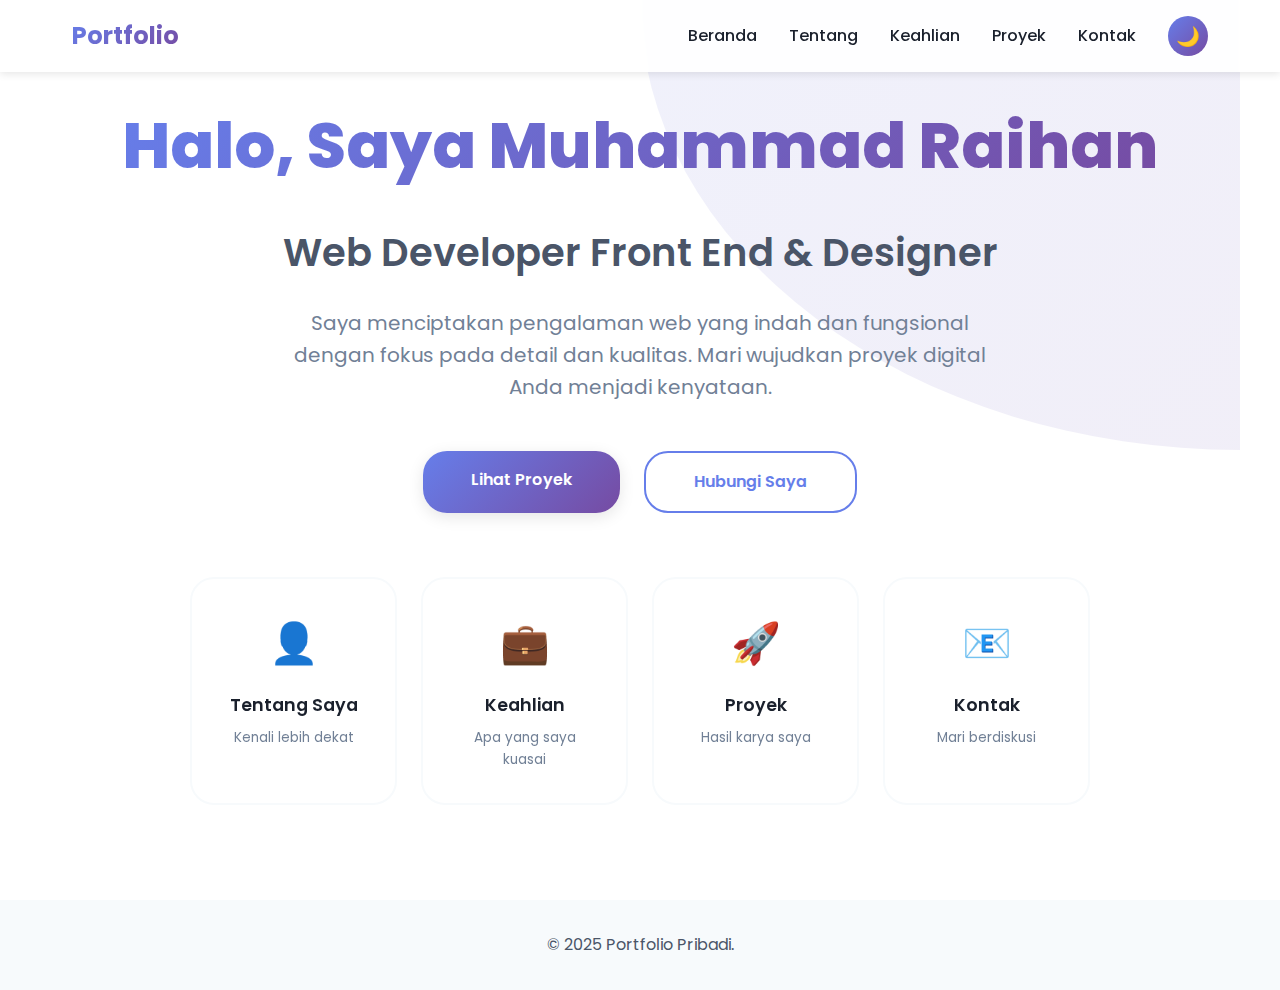
<file: index.html>
<!DOCTYPE html>
<html lang="id">

<head>
    <meta charset="UTF-8">
    <meta name="viewport" content="width=device-width, initial-scale=1.0">
    <meta name="description" content="Portofolio Pribadi - Menampilkan karya dan keahlian saya">
    <meta name="keywords" content="portofolio, web developer, programmer, desain web">
    <title>Portofolio Pribadi | Web Developer</title>
    <link rel="stylesheet" href="css/style.css">
    <link rel="stylesheet" href="css/quick-links.css">
</head>

<body>
    <!-- Navbar -->
    <nav class="navbar" id="navbar">
        <div class="nav-container">
            <div class="logo" onclick="window.location.href='index.html'">Portfolio</div>
            <ul class="nav-links" id="navLinks">
                <li><a href="index.html" class="active">Beranda</a></li>
                <li><a href="about.html">Tentang</a></li>
                <li><a href="skills.html">Keahlian</a></li>
                <li><a href="projects.html">Proyek</a></li>
                <li><a href="contact.html">Kontak</a></li>
                <li><button class="theme-toggle" id="themeToggle">🌙</button></li>
            </ul>
            <button class="mobile-toggle" id="mobileToggle">☰</button>
        </div>
    </nav>

    <!-- Hero Section -->
    <section class="hero" id="home">
        <div class="hero-content">
            <h1>Halo, Saya Muhammad Raihan</h1>
            <h2>Web Developer Front End & Designer</h2>
            <p>Saya menciptakan pengalaman web yang indah dan fungsional dengan fokus pada detail dan kualitas. Mari
                wujudkan proyek digital Anda menjadi kenyataan.</p>
            <div class="hero-buttons">
                <a href="projects.html" class="btn btn-primary">Lihat Proyek</a>
                <a href="contact.html" class="btn btn-outline">Hubungi Saya</a>
            </div>

            <!-- Quick Links -->
            <div class="quick-links">
                <a href="about.html" class="quick-link-card">
                    <div class="quick-link-icon">👤</div>
                    <h3>Tentang Saya</h3>
                    <p>Kenali lebih dekat</p>
                </a>
                <a href="skills.html" class="quick-link-card">
                    <div class="quick-link-icon">💼</div>
                    <h3>Keahlian</h3>
                    <p>Apa yang saya kuasai</p>
                </a>
                <a href="projects.html" class="quick-link-card">
                    <div class="quick-link-icon">🚀</div>
                    <h3>Proyek</h3>
                    <p>Hasil karya saya</p>
                </a>
                <a href="contact.html" class="quick-link-card">
                    <div class="quick-link-icon">📧</div>
                    <h3>Kontak</h3>
                    <p>Mari berdiskusi</p>
                </a>
            </div>
        </div>
    </section>

    <!-- Footer -->
    <footer>
        <p>&copy; 2025 Portfolio Pribadi.</p>
    </footer>

    <script src="js/script.js"></script>
</body>

</html>
</file>
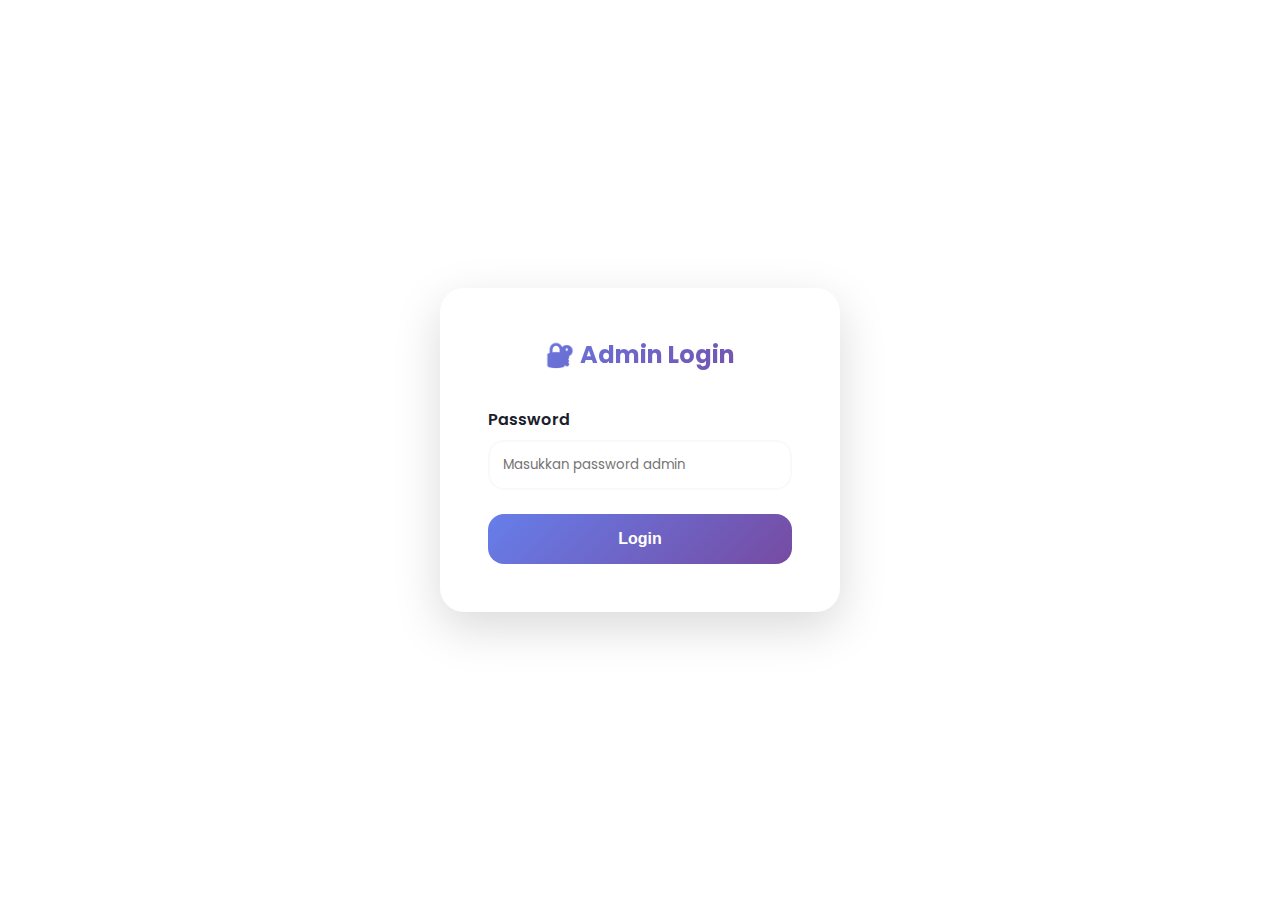
<file: admin.html>
<!DOCTYPE html>
<html lang="id">

<head>
    <meta charset="UTF-8">
    <meta name="viewport" content="width=device-width, initial-scale=1.0">
    <title>Admin Panel - CMS Portfolio</title>
    <link rel="stylesheet" href="css/style.css">
    <link rel="stylesheet" href="css/admin.css">
</head>

<body>
    <!-- Login Screen -->
    <div id="loginScreen" class="login-container">
        <div class="login-box">
            <h2>🔐 Admin Login</h2>
            <div class="input-group">
                <label for="adminPassword">Password</label>
                <input type="password" id="adminPassword" placeholder="Masukkan password admin">
            </div>
            <button class="btn-save" onclick="login()" style="width: 100%;">Login</button>
        </div>
    </div>

    <!-- Admin Panel -->
    <div id="adminPanel" style="display: none;">
        <div class="admin-container">
            <div class="admin-header">
                <div style="display: flex; justify-content: space-between; align-items: center;">
                    <div>
                        <h1>⚙️ Admin Panel CMS</h1>
                        <p>Kelola konten portfolio Anda tanpa coding</p>
                    </div>
                    <button class="logout-btn" onclick="logout()">Logout</button>
                </div>
            </div>

            <div id="successMessage" class="success-message">
                ✅ Perubahan berhasil disimpan!
            </div>

            <!-- Navigation -->
            <div class="admin-nav">
                <button class="active" onclick="showSection('hero')">Hero Section</button>
                <button onclick="showSection('about')">About</button>
                <button onclick="showSection('skills')">Skills</button>
                <button onclick="showSection('projects')">Projects</button>
                <button onclick="showSection('settings')">Pengaturan</button>
            </div>

            <!-- Hero Section -->
            <div id="heroSection" class="admin-section active">
                <h2>Edit Hero Section</h2>
                <form onsubmit="saveHero(event)">
                    <div class="input-group">
                        <label>Nama Anda</label>
                        <input type="text" id="heroName" required>
                    </div>
                    <div class="input-group">
                        <label>Subtitle/Profesi</label>
                        <input type="text" id="heroTitle" required>
                    </div>
                    <div class="input-group">
                        <label>Deskripsi</label>
                        <textarea id="heroDescription" rows="4" required></textarea>
                    </div>
                    <button type="submit" class="btn-save">💾 Simpan Perubahan</button>
                </form>
            </div>

            <!-- About Section -->
            <div id="aboutSection" class="admin-section">
                <h2>Edit About Section</h2>
                <form onsubmit="saveAbout(event)">
                    <div class="input-group">
                        <label>Judul</label>
                        <input type="text" id="aboutTitle" required>
                    </div>
                    <div class="input-group">
                        <label>Paragraf 1</label>
                        <textarea id="aboutPara1" rows="3" required></textarea>
                    </div>
                    <div class="input-group">
                        <label>Paragraf 2</label>
                        <textarea id="aboutPara2" rows="3" required></textarea>
                    </div>
                    <div class="input-group">
                        <label>Paragraf 3</label>
                        <textarea id="aboutPara3" rows="3" required></textarea>
                    </div>
                    <button type="submit" class="btn-save">💾 Simpan Perubahan</button>
                </form>
            </div>

            <!-- Skills Section -->
            <div id="skillsSection" class="admin-section">
                <h2>Edit Skills</h2>
                <form onsubmit="addSkill(event)">
                    <div class="input-group">
                        <label>Icon (Emoji)</label>
                        <input type="text" id="skillIcon" placeholder="💻" required>
                    </div>
                    <div class="input-group">
                        <label>Nama Skill</label>
                        <input type="text" id="skillName" required>
                    </div>
                    <div class="input-group">
                        <label>Deskripsi</label>
                        <textarea id="skillDesc" rows="3" required></textarea>
                    </div>
                    <button type="submit" class="btn-save">➕ Tambah Skill</button>
                </form>

                <div class="skill-list" id="skillsList"></div>
            </div>

            <!-- Projects Section -->
            <div id="projectsSection" class="admin-section">
                <h2>Edit Projects</h2>
                <form onsubmit="addProject(event)">
                    <div class="input-group">
                        <label>Nama Proyek</label>
                        <input type="text" id="projectName" required>
                    </div>
                    <div class="input-group">
                        <label>Deskripsi</label>
                        <textarea id="projectDesc" rows="3" required></textarea>
                    </div>
                    <div class="input-group">
                        <label>Tags (pisahkan dengan koma)</label>
                        <input type="text" id="projectTags" placeholder="HTML, CSS, JavaScript" required>
                    </div>
                    <div class="input-group">
                        <label>Link Demo</label>
                        <input type="url" id="projectDemo" placeholder="https://...">
                    </div>
                    <div class="input-group">
                        <label>Link GitHub</label>
                        <input type="url" id="projectGithub" placeholder="https://github.com/...">
                    </div>
                    <button type="submit" class="btn-save">➕ Tambah Proyek</button>
                </form>

                <div class="project-list" id="projectsList"></div>
            </div>

            <!-- Settings -->
            <div id="settingsSection" class="admin-section">
                <h2>Pengaturan</h2>
                <form onsubmit="changePassword(event)">
                    <div class="input-group">
                        <label>Password Admin Baru</label>
                        <input type="password" id="newPassword" required minlength="6">
                    </div>
                    <div class="input-group">
                        <label>Konfirmasi Password</label>
                        <input type="password" id="confirmPassword" required minlength="6">
                    </div>
                    <button type="submit" class="btn-save">🔒 Ganti Password</button>
                </form>

                <div
                    style="margin-top: 3rem; padding: 2rem; background: var(--bg-secondary); border-radius: var(--radius-md);">
                    <h3 style="color: var(--primary-color); margin-bottom: 1rem;">💡 Tips Penggunaan</h3>
                    <ul style="line-height: 2;">
                        <li>Semua perubahan disimpan otomatis di browser (localStorage)</li>
                        <li>Perubahan akan langsung muncul di halaman utama</li>
                        <li>Backup data Anda secara berkala</li>
                        <li>Gunakan emoji untuk icon yang menarik</li>
                    </ul>
                </div>

                <div style="margin-top: 2rem; text-align: center;">
                    <button class="btn-save" onclick="window.location.href='index.html'">
                        🏠 Kembali ke Website Utama
                    </button>
                </div>
            </div>
        </div>
    </div>

    <script src="js/admin.js"></script>
</body>

</html>
</file>
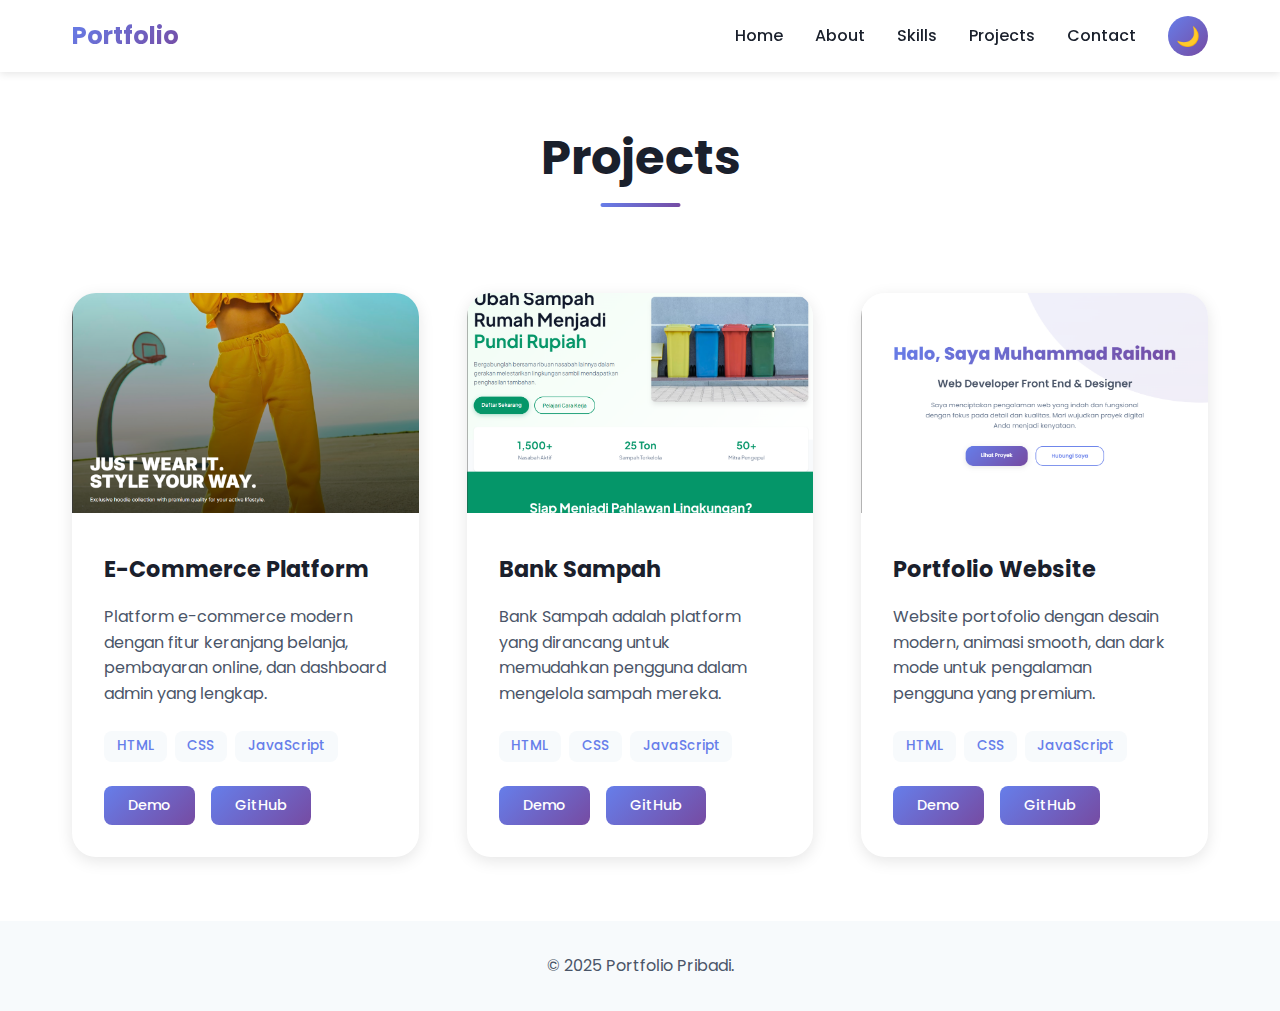
<file: projects.html>
<!DOCTYPE html>
<html lang="id">

<head>
    <meta charset="UTF-8">
    <meta name="viewport" content="width=device-width, initial-scale=1.0">
    <meta name="description" content="Proyek Portfolio Muhammad Raihan">
    <title>Project | Portfolio</title>
    <link rel="stylesheet" href="css/style.css">
</head>

<body>
    <!-- Navbar -->
    <nav class="navbar" id="navbar">
        <div class="nav-container">
            <div class="logo" onclick="window.location.href='index.html'">Portfolio</div>
            <ul class="nav-links" id="navLinks">
                <li><a href="index.html">Home</a></li>
                <li><a href="about.html">About</a></li>
                <li><a href="skills.html">Skills</a></li>
                <li><a href="projects.html" class="active">Projects</a></li>
                <li><a href="contact.html">Contact</a></li>
                <li><button class="theme-toggle" id="themeToggle">🌙</button></li>
            </ul>
            <button class="mobile-toggle" id="mobileToggle">☰</button>
        </div>
    </nav>

    <!-- Projects Section -->
    <section id="projects" class="fade-in" style="min-height: 100vh; padding-top: 120px;">
        <h2 class="section-title">Projects</h2>
        <div class="projects-grid">
            <div class="project-card">
                <img class="project-image" id="project1Image" src="images/project1.jpg" alt="Project 1">
                <div class="project-content">
                    <h3>E-Commerce Platform</h3>
                    <p>Platform e-commerce modern dengan fitur keranjang belanja, pembayaran online, dan dashboard admin
                        yang lengkap.</p>
                    <div class="project-tags">
                        <span class="tag">HTML</span>
                        <span class="tag">CSS</span>
                        <span class="tag">JavaScript</span>
                    </div>
                    <div class="project-links">
                        <a href="https://rahata-store.vercel.app/" class="project-link" target="_blank">Demo</a>
                        <a href="https://github.com/mraihan777/Rahata-Store.git" class="project-link"
                            target="_blank">GitHub</a>
                    </div>
                </div>
            </div>

            <div class="project-card">
                <img class="project-image" id="project2Image" src="images/project2.jpg" alt="Project 2">
                <div class="project-content">
                    <h3>Bank Sampah</h3>
                    <p>Bank Sampah adalah platform yang dirancang untuk memudahkan pengguna dalam mengelola sampah
                        mereka.</p>
                    <div class="project-tags">
                        <span class="tag">HTML</span>
                        <span class="tag">CSS</span>
                        <span class="tag">JavaScript</span>
                    </div>
                    <div class="project-links">
                        <a href="https://bank-sampah-kelompok.vercel.app/" class="project-link" target="_blank">Demo</a>
                        <a href="https://github.com/mraihan777/Bank-Sampah.git" class="project-link"
                            target="_blank">GitHub</a>
                    </div>
                </div>
            </div>

            <div class="project-card">
                <img class="project-image" id="project3Image" src="images/project3.jpg" alt="Project 3">
                <div class="project-content">
                    <h3>Portfolio Website</h3>
                    <p>Website portofolio dengan desain modern, animasi smooth, dan dark mode untuk pengalaman pengguna
                        yang premium.</p>
                    <div class="project-tags">
                        <span class="tag">HTML</span>
                        <span class="tag">CSS</span>
                        <span class="tag">JavaScript</span>
                    </div>
                    <div class="project-links">
                        <a href="https://portofolio-muhammad-raihan.vercel.app/" class="project-link"
                            target="_blank">Demo</a>
                        <a href="https://github.com/mraihan777/Portofolio-Pribadi" class="project-link"
                            target="_blank">GitHub</a>
                    </div>
                </div>
            </div>
        </div>
    </section>

    <!-- Footer -->
    <footer>
        <p>&copy; 2025 Portfolio Pribadi.</p>
    </footer>

    <script src="js/script.js"></script>
</body>

</html>
</file>
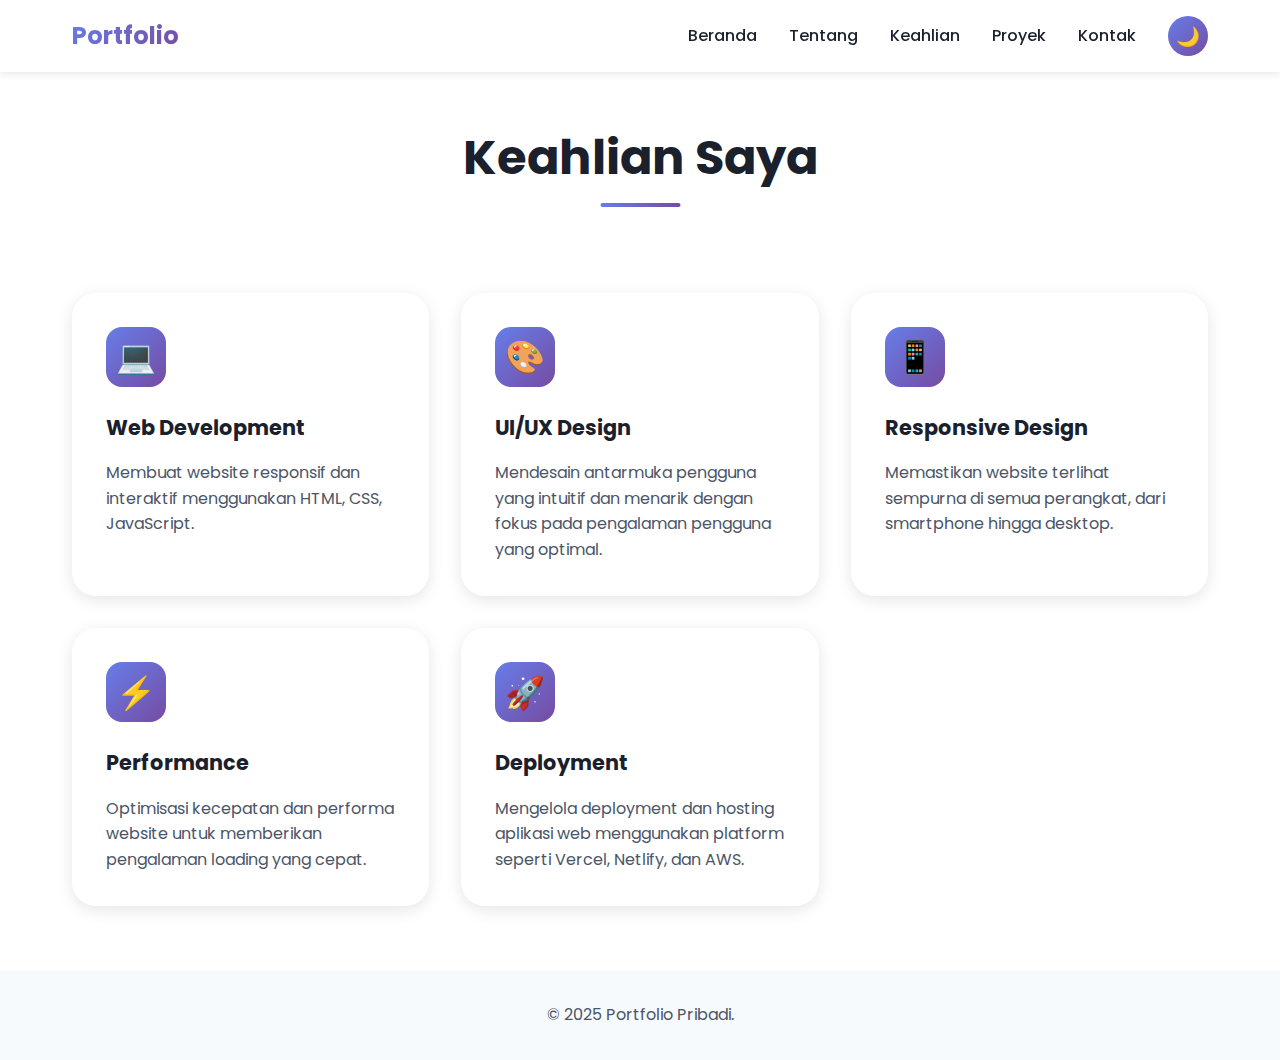
<file: skills.html>
<!DOCTYPE html>
<html lang="id">

<head>
    <meta charset="UTF-8">
    <meta name="viewport" content="width=device-width, initial-scale=1.0">
    <meta name="description" content="Keahlian Muhammad Raihan - Web Developer">
    <title>Keahlian | Portfolio</title>
    <link rel="stylesheet" href="css/style.css">
</head>

<body>
    <!-- Navbar -->
    <nav class="navbar" id="navbar">
        <div class="nav-container">
            <div class="logo" onclick="window.location.href='index.html'">Portfolio</div>
            <ul class="nav-links" id="navLinks">
                <li><a href="index.html">Beranda</a></li>
                <li><a href="about.html">Tentang</a></li>
                <li><a href="skills.html" class="active">Keahlian</a></li>
                <li><a href="projects.html">Proyek</a></li>
                <li><a href="contact.html">Kontak</a></li>
                <li><button class="theme-toggle" id="themeToggle">🌙</button></li>
            </ul>
            <button class="mobile-toggle" id="mobileToggle">☰</button>
        </div>
    </nav>

    <!-- Skills Section -->
    <section id="skills" class="fade-in" style="min-height: 100vh; padding-top: 120px;">
        <h2 class="section-title">Keahlian Saya</h2>
        <div class="skills-grid">
            <div class="skill-card">
                <div class="skill-icon">💻</div>
                <h3>Web Development</h3>
                <p>Membuat website responsif dan interaktif menggunakan HTML, CSS, JavaScript.</p>
            </div>
            <div class="skill-card">
                <div class="skill-icon">🎨</div>
                <h3>UI/UX Design</h3>
                <p>Mendesain antarmuka pengguna yang intuitif dan menarik dengan fokus pada pengalaman pengguna yang
                    optimal.</p>
            </div>
            <div class="skill-card">
                <div class="skill-icon">📱</div>
                <h3>Responsive Design</h3>
                <p>Memastikan website terlihat sempurna di semua perangkat, dari smartphone hingga desktop.</p>
            </div>
            <div class="skill-card">
                <div class="skill-icon">⚡</div>
                <h3>Performance</h3>
                <p>Optimisasi kecepatan dan performa website untuk memberikan pengalaman loading yang cepat.</p>
            </div>
            <div class="skill-card">
                <div class="skill-icon">🚀</div>
                <h3>Deployment</h3>
                <p>Mengelola deployment dan hosting aplikasi web menggunakan platform seperti Vercel, Netlify, dan AWS.
                </p>
            </div>
        </div>
    </section>

    <!-- Footer -->
    <footer>
        <p>&copy; 2025 Portfolio Pribadi.</p>
    </footer>

    <script src="js/script.js"></script>
</body>

</html>
</file>
<file: css/style.css>
@import url('https://fonts.googleapis.com/css2?family=Poppins:wght@300;400;500;600;700;800&display=swap');

:root {
  /* Color Palette */
  --primary-gradient: linear-gradient(135deg, #667eea 0%, #764ba2 100%);
  --secondary-gradient: linear-gradient(135deg, #f093fb 0%, #f5576c 100%);
  --accent-gradient: linear-gradient(135deg, #4facfe 0%, #00f2fe 100%);
  
  --primary-color: #667eea;
  --secondary-color: #764ba2;
  --accent-color: #4facfe;
  
  --text-primary: #1a202c;
  --text-secondary: #4a5568;
  --text-light: #718096;
  
  --bg-primary: #ffffff;
  --bg-secondary: #f7fafc;
  --bg-card: #ffffff;
  
  /* Dark Mode Colors */
  --dark-bg-primary: #0f172a;
  --dark-bg-secondary: #1e293b;
  --dark-bg-card: #1e293b;
  --dark-text-primary: #f1f5f9;
  --dark-text-secondary: #cbd5e1;
  --dark-text-light: #94a3b8;
  
  /* Spacing */
  --spacing-xs: 0.5rem;
  --spacing-sm: 1rem;
  --spacing-md: 1.5rem;
  --spacing-lg: 2rem;
  --spacing-xl: 3rem;
  --spacing-2xl: 4rem;
  
  /* Border Radius */
  --radius-sm: 0.5rem;
  --radius-md: 1rem;
  --radius-lg: 1.5rem;
  --radius-xl: 2rem;
  
  /* Shadows */
  --shadow-sm: 0 2px 8px rgba(0, 0, 0, 0.1);
  --shadow-md: 0 4px 16px rgba(0, 0, 0, 0.1);
  --shadow-lg: 0 8px 32px rgba(0, 0, 0, 0.12);
  --shadow-xl: 0 16px 48px rgba(0, 0, 0, 0.15);
  
  /* Transitions */
  --transition-fast: 0.2s ease;
  --transition-normal: 0.3s ease;
  --transition-slow: 0.5s ease;
}

* {
  margin: 0;
  padding: 0;
  box-sizing: border-box;
}

html {
  scroll-behavior: smooth;
}

body {
  font-family: 'Poppins', sans-serif;
  background: var(--bg-primary);
  color: var(--text-primary);
  line-height: 1.6;
  overflow-x: hidden;
  transition: background var(--transition-normal), color var(--transition-normal);
}

body.dark-mode {
  background: var(--dark-bg-primary);
  color: var(--dark-text-primary);
}

/* Navbar */
.navbar {
  position: fixed;
  top: 0;
  left: 0;
  right: 0;
  z-index: 1000;
  background: rgba(255, 255, 255, 0.9);
  backdrop-filter: blur(10px);
  padding: var(--spacing-sm) 0;
  box-shadow: var(--shadow-sm);
  transition: all var(--transition-normal);
}

body.dark-mode .navbar {
  background: rgba(15, 23, 42, 0.9);
}

.navbar.scrolled {
  padding: var(--spacing-xs) 0;
  box-shadow: var(--shadow-md);
}

.nav-container {
  max-width: 1200px;
  margin: 0 auto;
  padding: 0 var(--spacing-lg);
  display: flex;
  justify-content: space-between;
  align-items: center;
}

.logo {
  font-size: 1.5rem;
  font-weight: 700;
  background: var(--primary-gradient);
  -webkit-background-clip: text;
  background-clip: text;
  -webkit-text-fill-color: transparent;
  cursor: pointer;
  transition: transform var(--transition-fast);
}

.logo:hover {
  transform: scale(1.05);
}

.nav-links {
  display: flex;
  gap: var(--spacing-lg);
  list-style: none;
  align-items: center;
}

.nav-links a {
  color: var(--text-primary);
  text-decoration: none;
  font-weight: 500;
  position: relative;
  padding: var(--spacing-xs) 0;
  transition: color var(--transition-fast);
}

body.dark-mode .nav-links a {
  color: var(--dark-text-primary);
}

.nav-links a::after {
  content: '';
  position: absolute;
  bottom: 0;
  left: 0;
  width: 0;
  height: 2px;
  background: var(--primary-gradient);
  transition: width var(--transition-normal);
}

.nav-links a:hover::after {
  width: 100%;
}

.theme-toggle {
  background: var(--primary-gradient);
  border: none;
  color: white;
  width: 40px;
  height: 40px;
  border-radius: 50%;
  cursor: pointer;
  display: flex;
  align-items: center;
  justify-content: center;
  transition: transform var(--transition-fast);
  font-size: 1.2rem;
}

.theme-toggle:hover {
  transform: scale(1.1) rotate(15deg);
}

.mobile-toggle {
  display: none;
  background: none;
  border: none;
  font-size: 1.5rem;
  color: var(--text-primary);
  cursor: pointer;
}

body.dark-mode .mobile-toggle {
  color: var(--dark-text-primary);
}

/* Hero Section */
.hero {
  min-height: 100vh;
  display: flex;
  align-items: center;
  justify-content: center;
  position: relative;
  overflow: hidden;
  padding: var(--spacing-2xl) var(--spacing-lg);
}

.hero::before {
  content: '';
  position: absolute;
  top: -50%;
  right: -50%;
  width: 100%;
  height: 100%;
  background: var(--primary-gradient);
  border-radius: 50%;
  opacity: 0.1;
  animation: float 20s infinite ease-in-out;
}

@keyframes float {
  0%, 100% {
    transform: translate(0, 0) scale(1);
  }
  50% {
    transform: translate(-50px, -50px) scale(1.1);
  }
}

.hero-content {
  max-width: 1200px;
  text-align: center;
  position: relative;
  z-index: 1;
}

.hero-content h1 {
  font-size: clamp(2.5rem, 5vw, 4rem);
  font-weight: 800;
  margin-bottom: var(--spacing-md);
  background: var(--primary-gradient);
  -webkit-background-clip: text;
  background-clip: text;
  -webkit-text-fill-color: transparent;
  animation: slideDown 0.8s ease-out;
}

@keyframes slideDown {
  from {
    opacity: 0;
    transform: translateY(-30px);
  }
  to {
    opacity: 1;
    transform: translateY(0);
  }
}

.hero-content h2 {
  font-size: clamp(1.5rem, 3vw, 2.5rem);
  font-weight: 600;
  margin-bottom: var(--spacing-md);
  color: var(--text-secondary);
  animation: slideDown 0.8s ease-out 0.2s backwards;
}

body.dark-mode .hero-content h2 {
  color: var(--dark-text-secondary);
}

.hero-content p {
  font-size: clamp(1rem, 2vw, 1.25rem);
  color: var(--text-light);
  margin-bottom: var(--spacing-xl);
  max-width: 700px;
  margin-left: auto;
  margin-right: auto;
  animation: slideDown 0.8s ease-out 0.4s backwards;
}

body.dark-mode .hero-content p {
  color: var(--dark-text-light);
}

.hero-buttons {
  display: flex;
  gap: var(--spacing-md);
  justify-content: center;
  flex-wrap: wrap;
  animation: slideDown 0.8s ease-out 0.6s backwards;
}

.btn {
  padding: var(--spacing-sm) var(--spacing-xl);
  border-radius: var(--radius-lg);
  font-weight: 600;
  text-decoration: none;
  cursor: pointer;
  border: none;
  font-size: 1rem;
  transition: all var(--transition-normal);
  position: relative;
  overflow: hidden;
}

.btn-primary {
  background: var(--primary-gradient);
  color: white;
  box-shadow: var(--shadow-md);
}

.btn-primary:hover {
  transform: translateY(-3px);
  box-shadow: var(--shadow-lg);
}

.btn-outline {
  background: transparent;
  color: var(--primary-color);
  border: 2px solid var(--primary-color);
}

body.dark-mode .btn-outline {
  color: var(--dark-text-primary);
  border-color: var(--primary-color);
}

.btn-outline:hover {
  background: var(--primary-gradient);
  color: white;
  border-color: transparent;
  transform: translateY(-3px);
}

/* Section Styles */
section {
  padding: var(--spacing-2xl) var(--spacing-lg);
  max-width: 1200px;
  margin: 0 auto;
}

.section-title {
  text-align: center;
  font-size: clamp(2rem, 4vw, 3rem);
  font-weight: 700;
  margin-bottom: var(--spacing-xl);
  position: relative;
  display: inline-block;
  left: 50%;
  transform: translateX(-50%);
}

.section-title::after {
  content: '';
  position: absolute;
  bottom: -10px;
  left: 50%;
  transform: translateX(-50%);
  width: 80px;
  height: 4px;
  background: var(--primary-gradient);
  border-radius: var(--radius-sm);
}

/* About Section */
.about-content {
  display: grid;
  grid-template-columns: 1fr 1fr;
  gap: var(--spacing-xl);
  align-items: center;
}

.about-text h3 {
  font-size: 1.8rem;
  margin-bottom: var(--spacing-md);
  color: var(--text-primary);
}

body.dark-mode .about-text h3 {
  color: var(--dark-text-primary);
}

.about-text p {
  color: var(--text-secondary);
  margin-bottom: var(--spacing-md);
  line-height: 1.8;
}

body.dark-mode .about-text p {
  color: var(--dark-text-secondary);
}

.about-image {
  position: relative;
}

.about-image img {
  width: 100%;
  border-radius: var(--radius-xl);
  box-shadow: var(--shadow-lg);
  transition: transform var(--transition-normal);
}

.about-image:hover img {
  transform: scale(1.05);
}

/* Skills Section */
.skills-grid {
  display: grid;
  grid-template-columns: repeat(auto-fit, minmax(280px, 1fr));
  gap: var(--spacing-lg);
  margin-top: var(--spacing-xl);
}

.skill-card {
  background: var(--bg-card);
  padding: var(--spacing-lg);
  border-radius: var(--radius-lg);
  box-shadow: var(--shadow-md);
  transition: all var(--transition-normal);
  border: 2px solid transparent;
}

body.dark-mode .skill-card {
  background: var(--dark-bg-card);
}

.skill-card:hover {
  transform: translateY(-10px);
  box-shadow: var(--shadow-xl);
  border-color: var(--primary-color);
}

.skill-icon {
  width: 60px;
  height: 60px;
  background: var(--primary-gradient);
  border-radius: var(--radius-md);
  display: flex;
  align-items: center;
  justify-content: center;
  font-size: 2rem;
  margin-bottom: var(--spacing-md);
  color: white;
}

.skill-card h3 {
  font-size: 1.3rem;
  margin-bottom: var(--spacing-sm);
  color: var(--text-primary);
}

body.dark-mode .skill-card h3 {
  color: var(--dark-text-primary);
}

.skill-card p {
  color: var(--text-secondary);
  line-height: 1.6;
}

body.dark-mode .skill-card p {
  color: var(--dark-text-secondary);
}

/* Projects Section */
.projects-grid {
  display: grid;
  grid-template-columns: repeat(auto-fit, minmax(320px, 1fr));
  gap: var(--spacing-xl);
  margin-top: var(--spacing-xl);
}

.project-card {
  background: var(--bg-card);
  border-radius: var(--radius-lg);
  overflow: hidden;
  box-shadow: var(--shadow-md);
  transition: all var(--transition-normal);
}

body.dark-mode .project-card {
  background: var(--dark-bg-card);
}

.project-card:hover {
  transform: translateY(-10px);
  box-shadow: var(--shadow-xl);
}

.project-image {
  width: 100%;
  height: 220px;
  object-fit: cover;
  transition: transform var(--transition-slow);
}

.project-card:hover .project-image {
  transform: scale(1.1);
}

.project-content {
  padding: var(--spacing-lg);
}

.project-content h3 {
  font-size: 1.4rem;
  margin-bottom: var(--spacing-sm);
  color: var(--text-primary);
}

body.dark-mode .project-content h3 {
  color: var(--dark-text-primary);
}

.project-content p {
  color: var(--text-secondary);
  margin-bottom: var(--spacing-md);
}

body.dark-mode .project-content p {
  color: var(--dark-text-secondary);
}

.project-tags {
  display: flex;
  gap: var(--spacing-xs);
  flex-wrap: wrap;
  margin-bottom: var(--spacing-md);
}

.tag {
  padding: 0.3rem 0.8rem;
  background: var(--bg-secondary);
  color: var(--primary-color);
  border-radius: var(--radius-sm);
  font-size: 0.85rem;
  font-weight: 500;
}

body.dark-mode .tag {
  background: var(--dark-bg-secondary);
}

.project-links {
  display: flex;
  gap: var(--spacing-sm);
}

.project-link {
  padding: var(--spacing-xs) var(--spacing-md);
  background: var(--primary-gradient);
  color: white;
  text-decoration: none;
  border-radius: var(--radius-sm);
  font-size: 0.9rem;
  font-weight: 500;
  transition: all var(--transition-fast);
}

.project-link:hover {
  transform: translateY(-2px);
  box-shadow: var(--shadow-md);
}

/* Contact Section */
.contact-container {
  max-width: 800px;
  margin: 0 auto;
}

.contact-form {
  background: var(--bg-card);
  padding: var(--spacing-xl);
  border-radius: var(--radius-lg);
  box-shadow: var(--shadow-lg);
}

body.dark-mode .contact-form {
  background: var(--dark-bg-card);
}

.form-group {
  margin-bottom: var(--spacing-lg);
}

.form-group label {
  display: block;
  margin-bottom: var(--spacing-xs);
  font-weight: 600;
  color: var(--text-primary);
}

body.dark-mode .form-group label {
  color: var(--dark-text-primary);
}

.form-group input,
.form-group textarea {
  width: 100%;
  padding: var(--spacing-sm);
  border: 2px solid var(--bg-secondary);
  border-radius: var(--radius-md);
  font-family: 'Poppins', sans-serif;
  font-size: 1rem;
  transition: all var(--transition-fast);
  background: var(--bg-primary);
  color: var(--text-primary);
}

body.dark-mode .form-group input,
body.dark-mode .form-group textarea {
  background: var(--dark-bg-secondary);
  border-color: var(--dark-bg-secondary);
  color: var(--dark-text-primary);
}

.form-group input:focus,
.form-group textarea:focus {
  outline: none;
  border-color: var(--primary-color);
  box-shadow: 0 0 0 3px rgba(102, 126, 234, 0.1);
}

.form-group textarea {
  min-height: 150px;
  resize: vertical;
}

.social-links {
  display: flex;
  justify-content: center;
  gap: var(--spacing-md);
  margin-top: var(--spacing-xl);
}

.social-link {
  width: 50px;
  height: 50px;
  background: var(--primary-gradient);
  color: white;
  border-radius: 50%;
  display: flex;
  align-items: center;
  justify-content: center;
  font-size: 1.3rem;
  text-decoration: none;
  transition: all var(--transition-normal);
}

.social-link:hover {
  transform: translateY(-5px) rotate(5deg);
  box-shadow: var(--shadow-lg);
}

/* Footer */
footer {
  background: var(--bg-secondary);
  padding: var(--spacing-lg);
  text-align: center;
  color: var(--text-secondary);
}

body.dark-mode footer {
  background: var(--dark-bg-secondary);
  color: var(--dark-text-secondary);
}

/* Responsive */
@media (max-width: 768px) {
  .nav-links {
    position: fixed;
    top: 70px;
    left: -100%;
    flex-direction: column;
    background: rgba(255, 255, 255, 0.98);
    width: 100%;
    padding: var(--spacing-lg);
    box-shadow: var(--shadow-lg);
    transition: left var(--transition-normal);
  }
  
  body.dark-mode .nav-links {
    background: rgba(15, 23, 42, 0.98);
  }
  
  .nav-links.active {
    left: 0;
  }
  
  .mobile-toggle {
    display: block;
  }
  
  .about-content {
    grid-template-columns: 1fr;
  }
  
  .hero-buttons {
    flex-direction: column;
  }
  
  .btn {
    width: 100%;
    text-align: center;
  }
}

/* Scroll Animations */
.fade-in {
  opacity: 0;
  transform: translateY(30px);
  transition: all 0.8s ease-out;
}

.fade-in.visible {
  opacity: 1;
  transform: translateY(0);
}
</file>
<file: css/quick-links.css>
/* Quick Links Section */
.quick-links {
    display: grid;
    grid-template-columns: repeat(auto-fit, minmax(200px, 1fr));
    gap: var(--spacing-md);
    margin-top: var(--spacing-2xl);
    max-width: 900px;
    margin-left: auto;
    margin-right: auto;
}

.quick-link-card {
    background: rgba(255, 255, 255, 0.8);
    backdrop-filter: blur(10px);
    border: 2px solid var(--bg-secondary);
    border-radius: var(--radius-lg);
    padding: var(--spacing-lg);
    text-align: center;
    text-decoration: none;
    transition: all var(--transition-normal);
    cursor: pointer;
}

body.dark-mode .quick-link-card {
    background: rgba(26, 26, 26, 0.8);
    border-color: var(--dark-bg-secondary);
}

.quick-link-card:hover {
    transform: translateY(-10px);
    box-shadow: var(--shadow-xl);
    border-color: var(--primary-color);
    background: var(--bg-card);
}

body.dark-mode .quick-link-card:hover {
    background: var(--dark-bg-card);
}

.quick-link-icon {
    font-size: 2.5rem;
    margin-bottom: var(--spacing-sm);
    transition: transform var(--transition-fast);
}

.quick-link-card:hover .quick-link-icon {
    transform: scale(1.2);
}

.quick-link-card h3 {
    font-size: 1.1rem;
    font-weight: 600;
    margin-bottom: var(--spacing-xs);
    color: var(--text-primary);
}

body.dark-mode .quick-link-card h3 {
    color: var(--dark-text-primary);
}

.quick-link-card p {
    font-size: 0.85rem;
    color: var(--text-light);
    margin: 0;
}

body.dark-mode .quick-link-card p {
    color: var(--dark-text-light);
}

@media (max-width: 768px) {
    .quick-links {
        grid-template-columns: repeat(2, 1fr);
        gap: var(--spacing-sm);
    }
}
</file>
<file: css/admin.css>
/* Admin Panel Custom Styles */
.admin-container {
    max-width: 1200px;
    margin: 100px auto;
    padding: 2rem;
}

.admin-header {
    background: var(--primary-gradient);
    padding: 2rem;
    border-radius: var(--radius-lg);
    margin-bottom: 2rem;
    color: white;
    text-align: center;
}

body.dark-mode .admin-header {
    background: linear-gradient(135deg, #f5f5f5 0%, #b8b8b8 100%);
    color: var(--dark-bg-primary);
}

.admin-nav {
    display: flex;
    gap: 1rem;
    margin-bottom: 2rem;
    flex-wrap: wrap;
}

.admin-nav button {
    flex: 1;
    min-width: 150px;
    padding: 1rem;
    background: var(--bg-card);
    border: 2px solid var(--primary-color);
    border-radius: var(--radius-md);
    cursor: pointer;
    font-weight: 600;
    transition: all var(--transition-normal);
    color: var(--text-primary);
}

body.dark-mode .admin-nav button {
    background: var(--dark-bg-card);
    color: var(--dark-text-primary);
    border-color: var(--dark-text-secondary);
}

.admin-nav button.active {
    background: var(--primary-gradient);
    color: white;
}

body.dark-mode .admin-nav button.active {
    background: linear-gradient(135deg, #f5f5f5 0%, #b8b8b8 100%);
    color: var(--dark-bg-primary);
}

.admin-section {
    display: none;
    background: var(--bg-card);
    padding: 2rem;
    border-radius: var(--radius-lg);
    box-shadow: var(--shadow-lg);
}

body.dark-mode .admin-section {
    background: var(--dark-bg-card);
}

.admin-section.active {
    display: block;
}

.form-section {
    margin-bottom: 2rem;
}

.form-section h3 {
    margin-bottom: 1rem;
    color: var(--primary-color);
}

body.dark-mode .form-section h3 {
    color: var(--dark-text-primary);
}

.input-group {
    margin-bottom: 1.5rem;
}

.input-group label {
    display: block;
    margin-bottom: 0.5rem;
    font-weight: 600;
    color: var(--text-primary);
}

body.dark-mode .input-group label {
    color: var(--dark-text-primary);
}

.input-group input,
.input-group textarea {
    width: 100%;
    padding: 0.8rem;
    border: 2px solid var(--bg-secondary);
    border-radius: var(--radius-md);
    font-family: 'Poppins', sans-serif;
    background: var(--bg-primary);
    color: var(--text-primary);
}

body.dark-mode .input-group input,
body.dark-mode .input-group textarea {
    background: var(--dark-bg-secondary);
    border-color: var(--dark-bg-secondary);
    color: var(--dark-text-primary);
}

.input-group input:focus,
.input-group textarea:focus {
    outline: none;
    border-color: var(--primary-color);
}

.btn-save {
    background: var(--primary-gradient);
    color: white;
    padding: 1rem 2rem;
    border: none;
    border-radius: var(--radius-md);
    cursor: pointer;
    font-weight: 600;
    font-size: 1rem;
    transition: all var(--transition-normal);
}

body.dark-mode .btn-save {
    background: linear-gradient(135deg, #f5f5f5 0%, #b8b8b8 100%);
    color: var(--dark-bg-primary);
}

.btn-save:hover {
    transform: translateY(-2px);
    box-shadow: var(--shadow-lg);
}

.project-list,
.skill-list {
    margin-top: 2rem;
}

.project-item,
.skill-item {
    background: var(--bg-secondary);
    padding: 1.5rem;
    border-radius: var(--radius-md);
    margin-bottom: 1rem;
    display: flex;
    justify-content: space-between;
    align-items: center;
}

body.dark-mode .project-item,
body.dark-mode .skill-item {
    background: var(--dark-bg-secondary);
}

.item-actions {
    display: flex;
    gap: 0.5rem;
}

.btn-edit,
.btn-delete {
    padding: 0.5rem 1rem;
    border: none;
    border-radius: var(--radius-sm);
    cursor: pointer;
    font-weight: 500;
    transition: all var(--transition-fast);
}

.btn-edit {
    background: #6b6b6b;
    color: white;
}

.btn-delete {
    background: #dc2626;
    color: white;
}

.btn-edit:hover,
.btn-delete:hover {
    transform: translateY(-2px);
}

.success-message {
    background: #2d2d2d;
    color: white;
    padding: 1rem;
    border-radius: var(--radius-md);
    margin-bottom: 1rem;
    display: none;
}

.success-message.show {
    display: block;
    animation: slideDown 0.3s ease;
}

.logout-btn {
    background: transparent;
    border: 2px solid white;
    color: white;
    padding: 0.5rem 1.5rem;
    border-radius: var(--radius-md);
    cursor: pointer;
    font-weight: 600;
    transition: all var(--transition-fast);
}

.logout-btn:hover {
    background: white;
    color: var(--primary-color);
}

body.dark-mode .logout-btn {
    border-color: var(--dark-bg-primary);
    color: var(--dark-bg-primary);
}

body.dark-mode .logout-btn:hover {
    background: var(--dark-bg-primary);
    color: white;
}

.login-container {
    min-height: 100vh;
    display: flex;
    align-items: center;
    justify-content: center;
    padding: 2rem;
}

.login-box {
    background: var(--bg-card);
    padding: 3rem;
    border-radius: var(--radius-lg);
    box-shadow: var(--shadow-xl);
    max-width: 400px;
    width: 100%;
}

body.dark-mode .login-box {
    background: var(--dark-bg-card);
}

.login-box h2 {
    text-align: center;
    margin-bottom: 2rem;
    background: var(--primary-gradient);
    -webkit-background-clip: text;
    background-clip: text;
    -webkit-text-fill-color: transparent;
}

body.dark-mode .login-box h2 {
    background: linear-gradient(135deg, #f5f5f5 0%, #b8b8b8 100%);
    -webkit-background-clip: text;
    background-clip: text;
    -webkit-text-fill-color: transparent;
}
</file>
